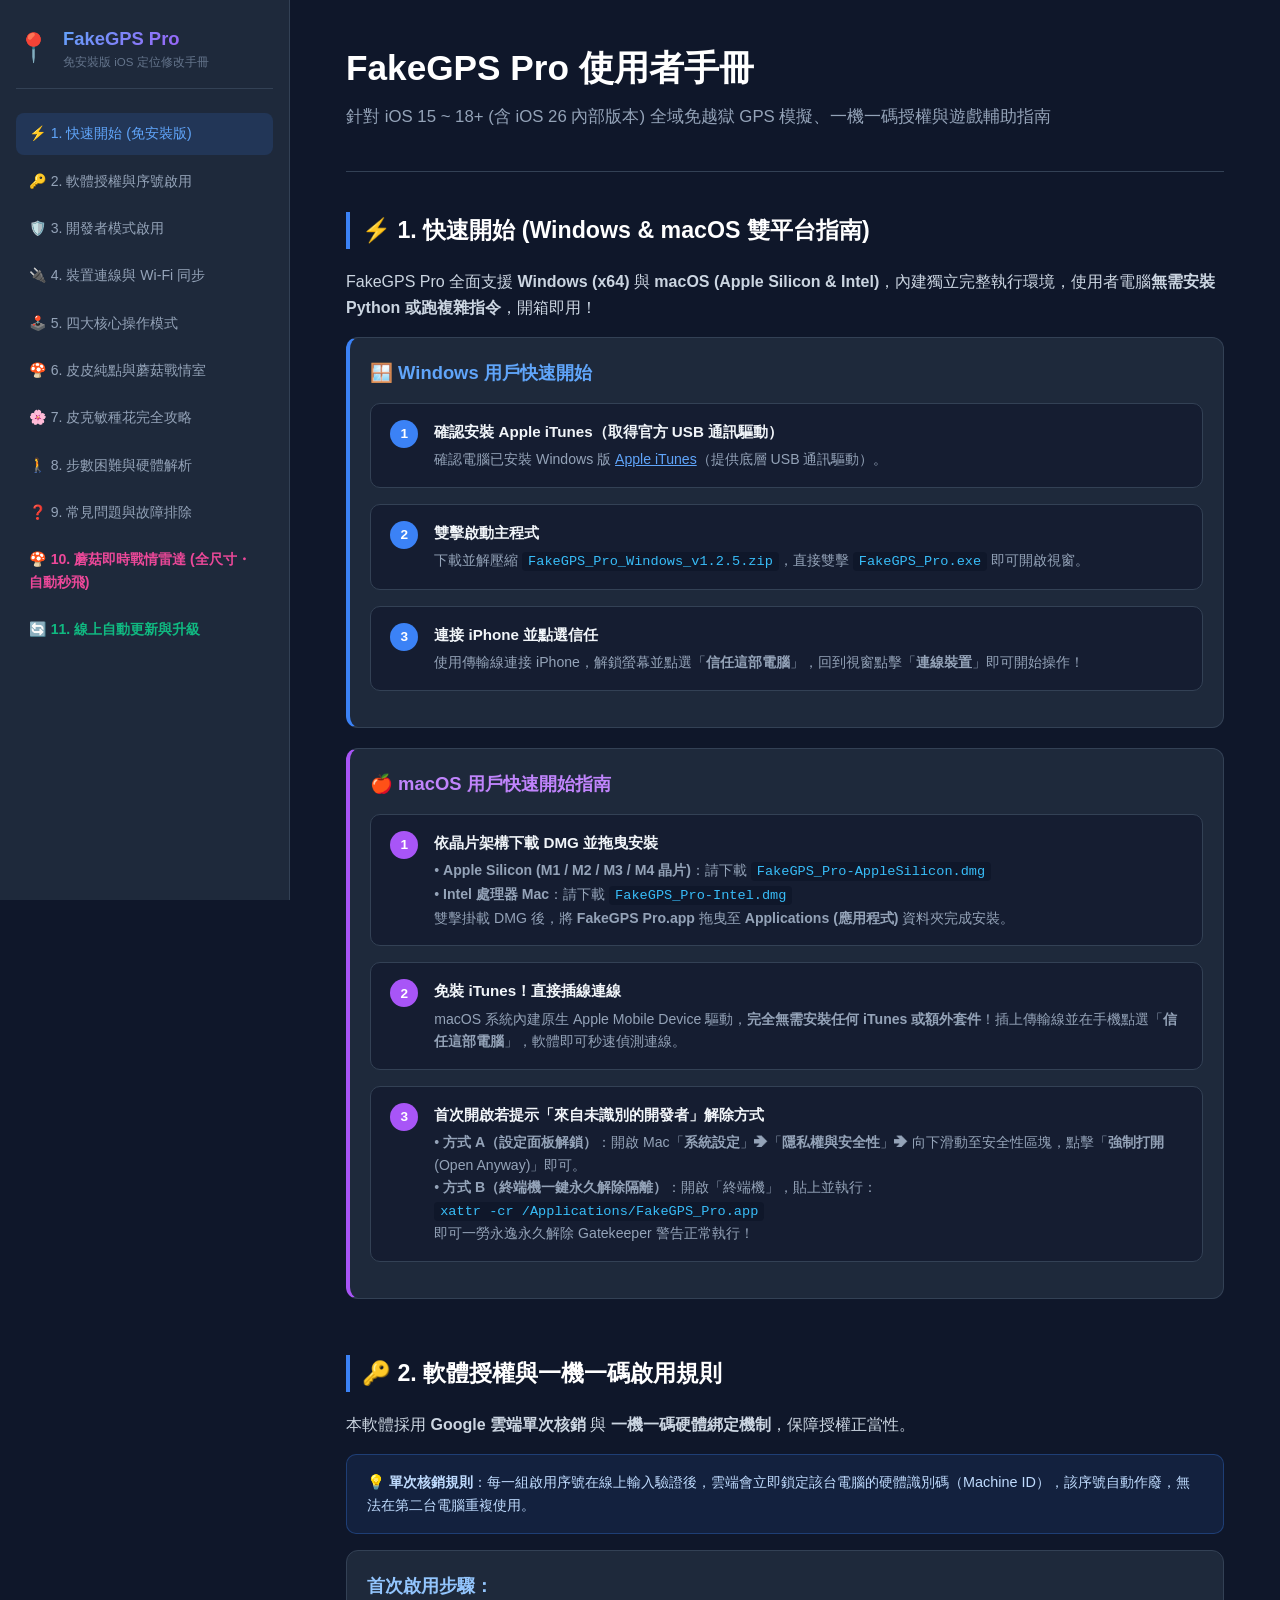
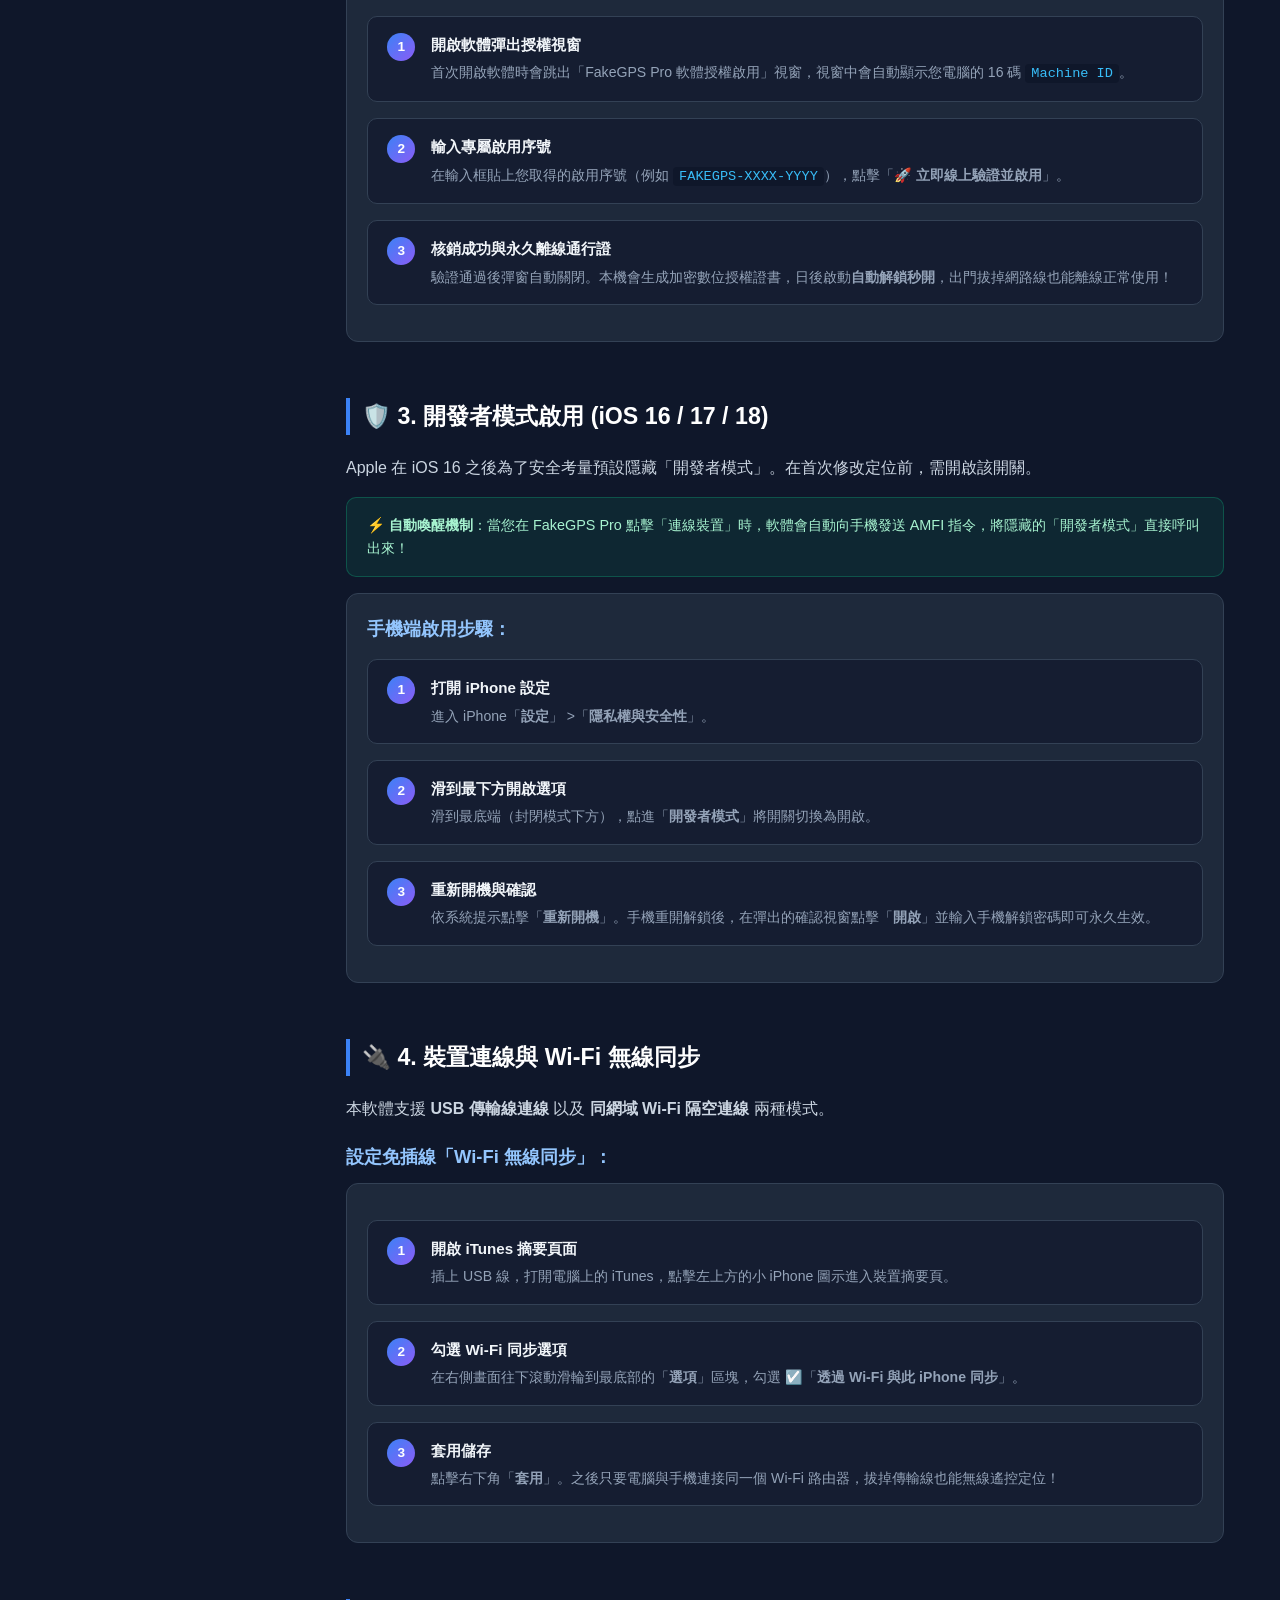
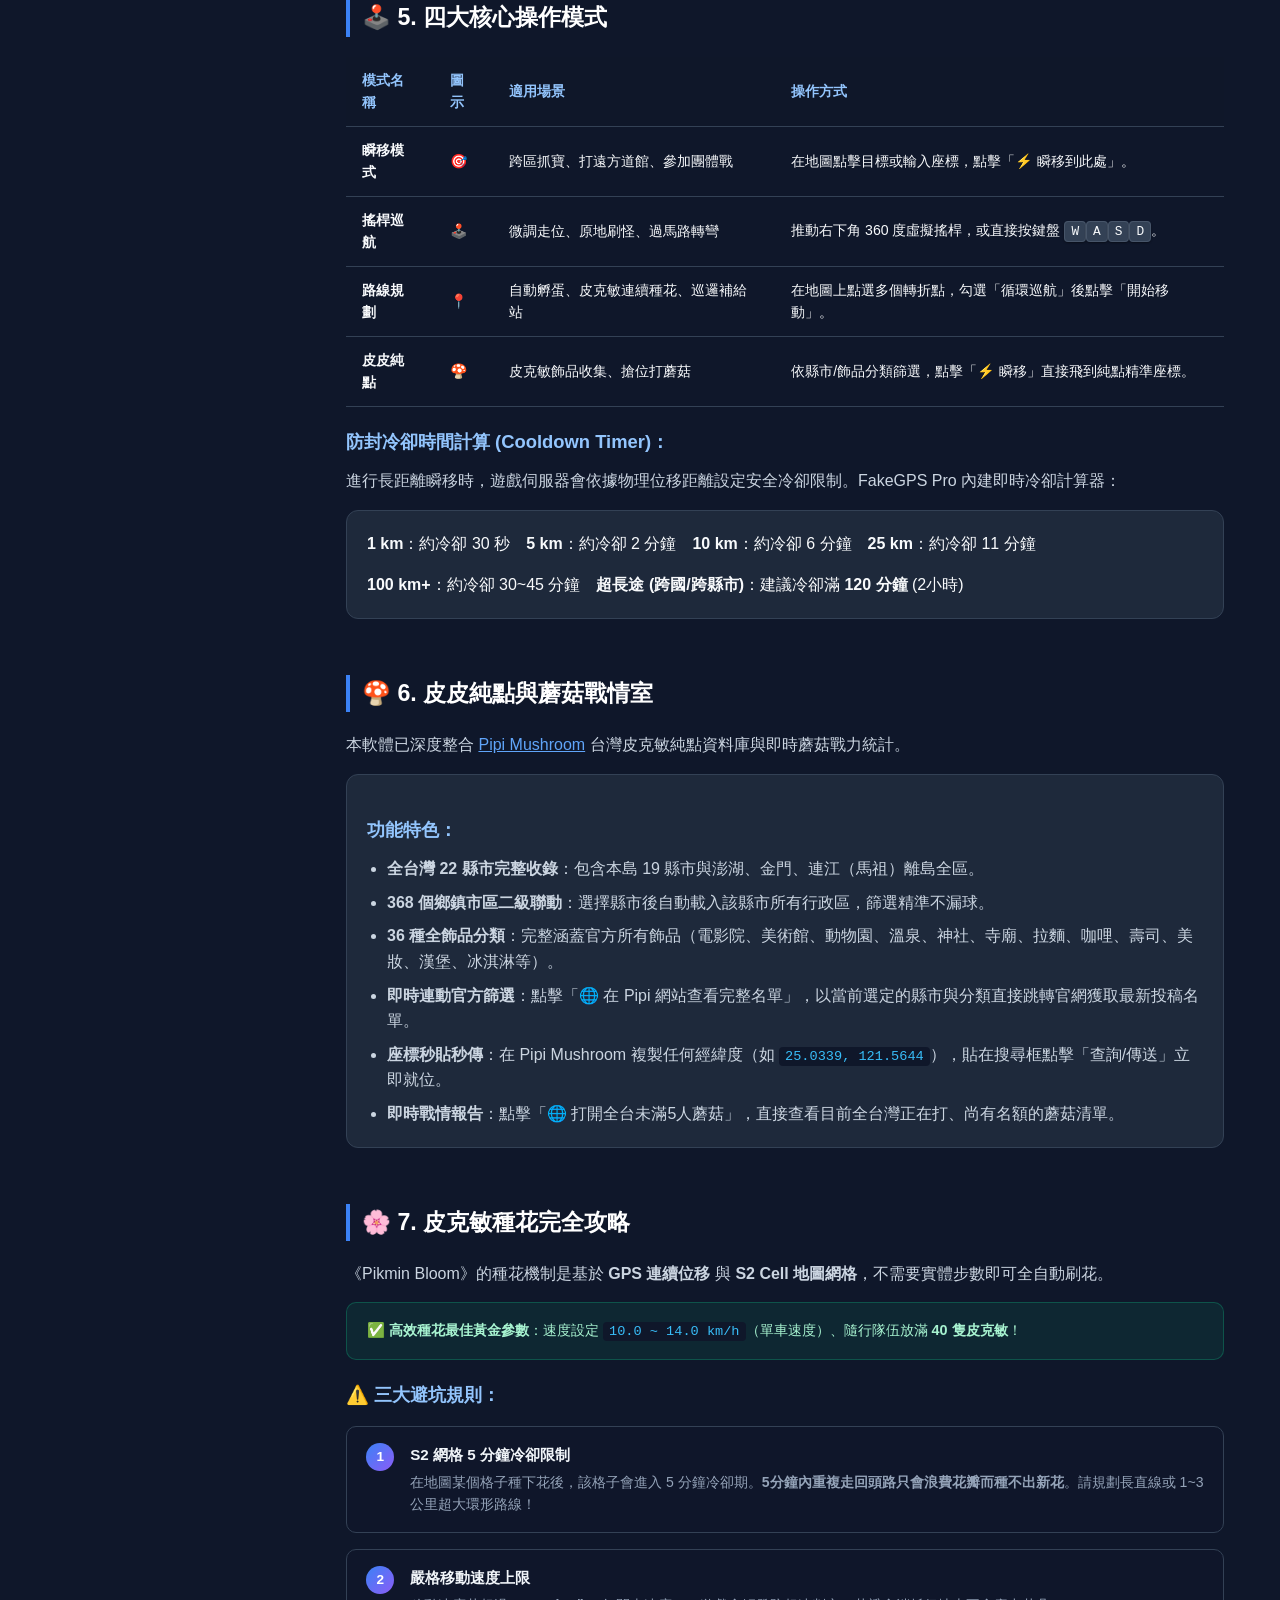
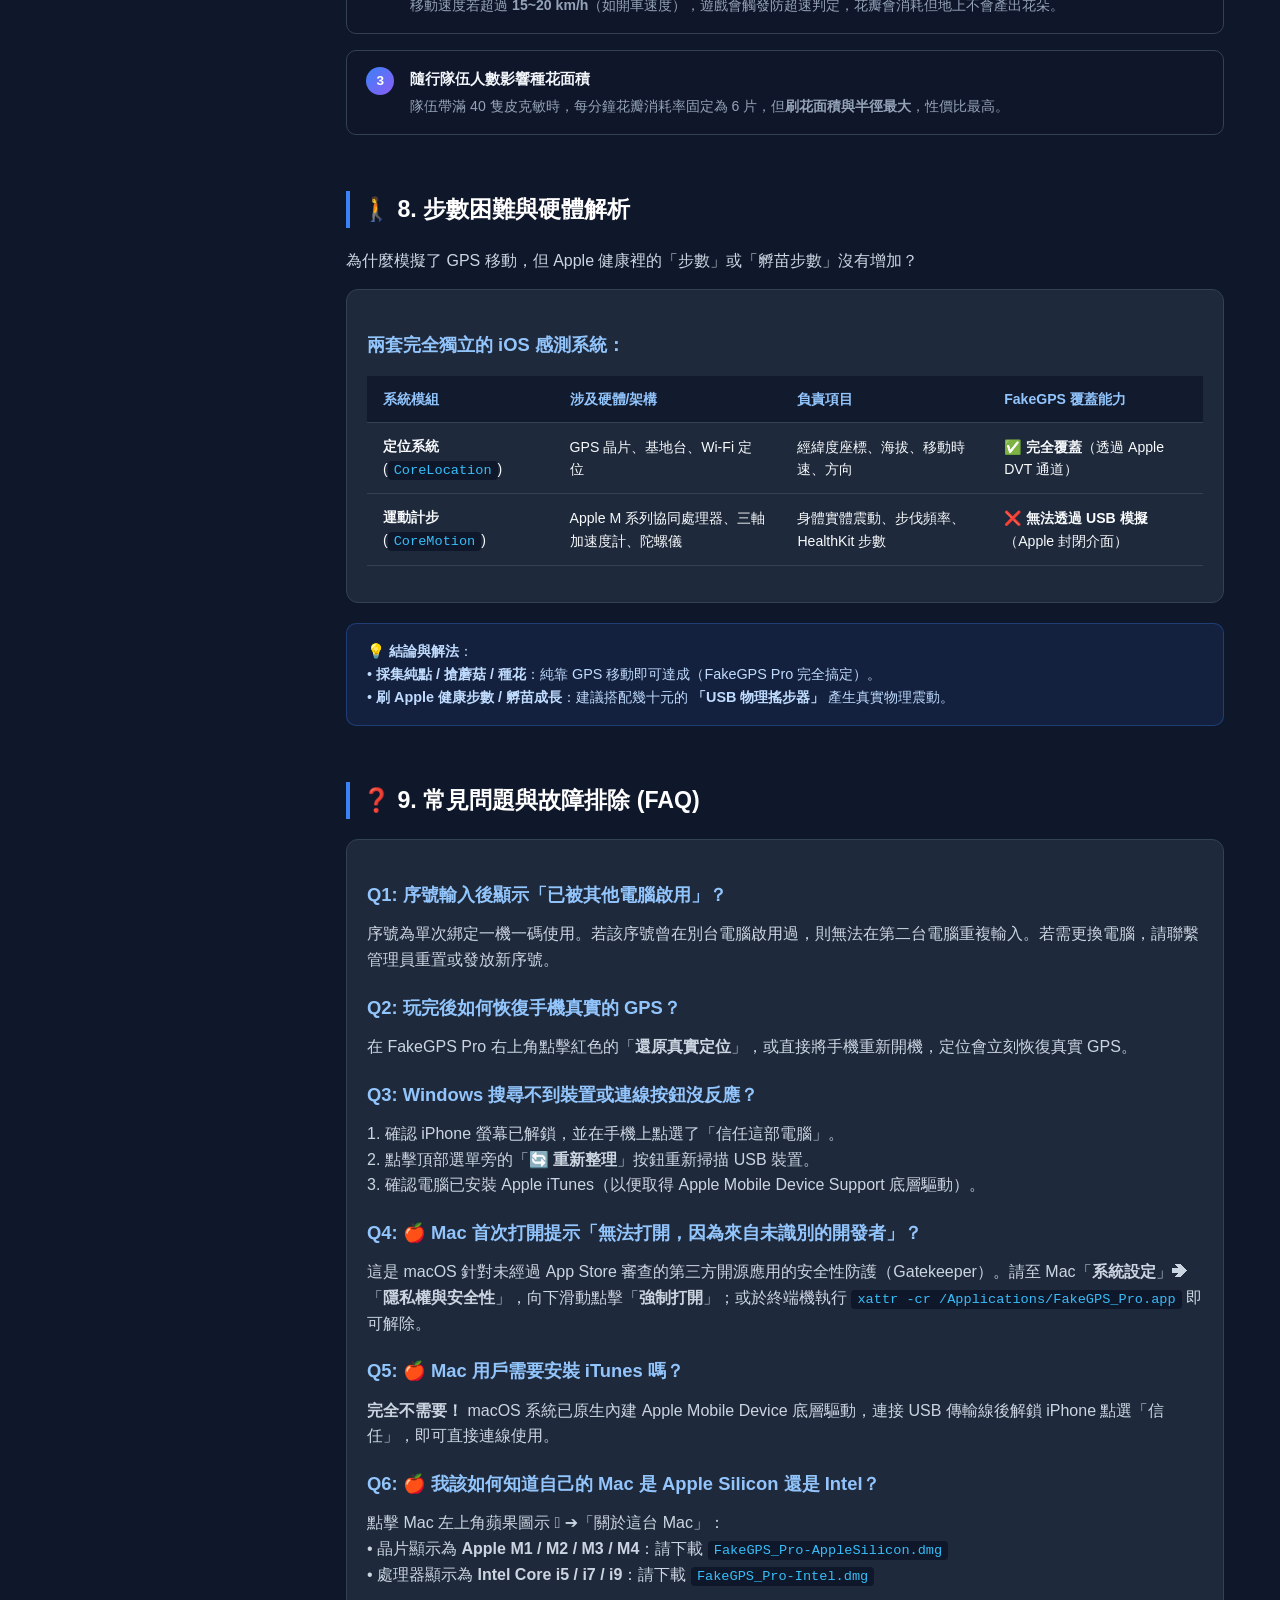
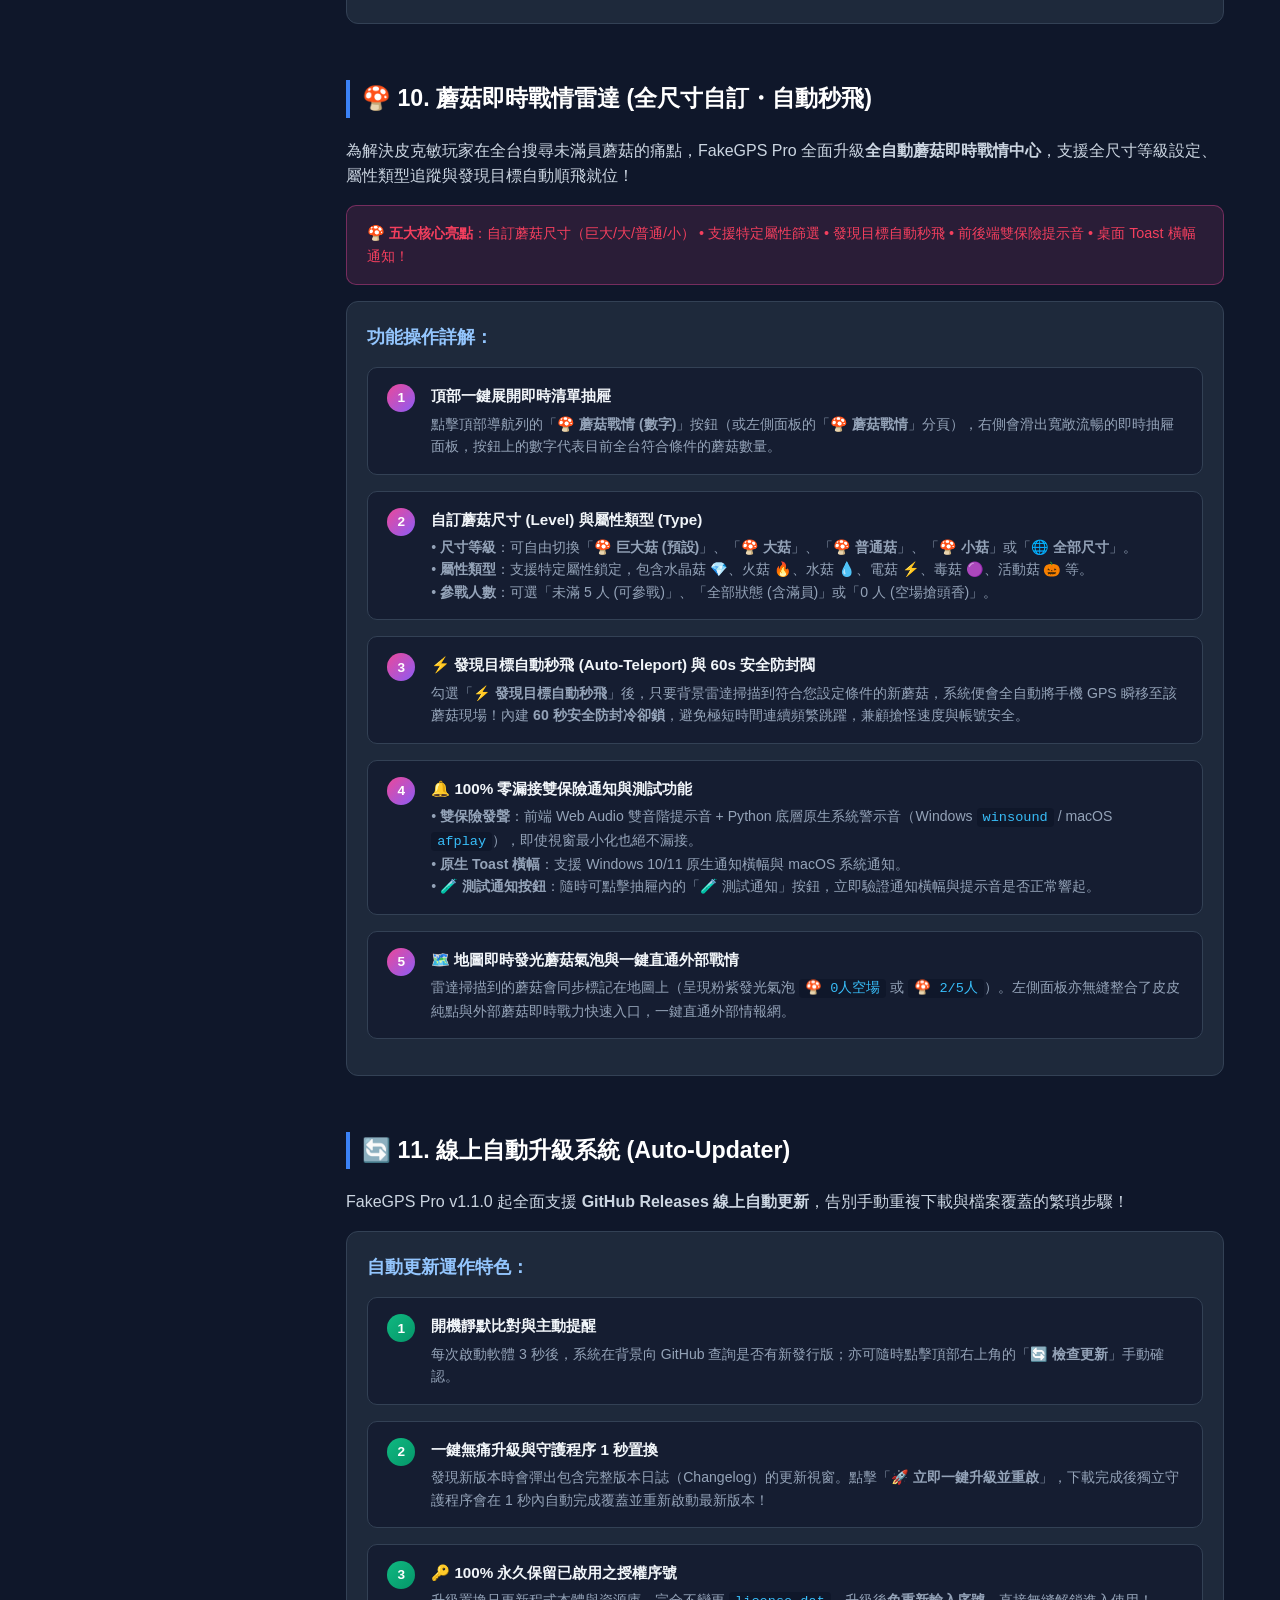
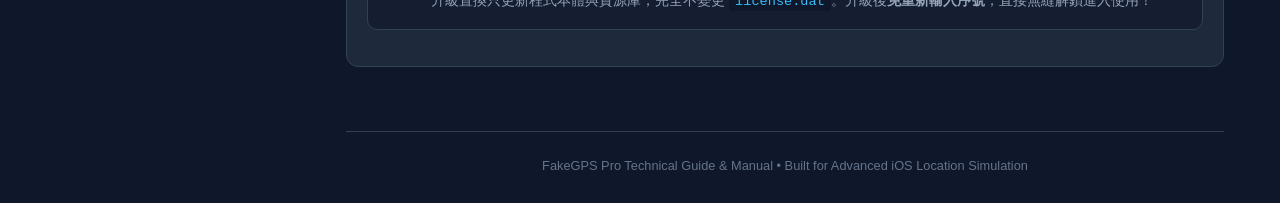
<file: manual.html>
<!DOCTYPE html>
<html lang="zh-TW">
<head>
    <meta charset="UTF-8">
    <meta name="viewport" content="width=device-width, initial-scale=1.0">
    <title>FakeGPS Pro - 完整使用手冊與技術指南</title>
    <style>
        :root {
            --bg-primary: #0f172a;
            --bg-secondary: #1e293b;
            --bg-card: #1e293b;
            --bg-hover: #334155;
            --text-primary: #f8fafc;
            --text-secondary: #94a3b8;
            --text-muted: #64748b;
            --accent-blue: #3b82f6;
            --accent-blue-light: #60a5fa;
            --accent-green: #10b981;
            --accent-amber: #f59e0b;
            --accent-red: #ef4444;
            --accent-purple: #8b5cf6;
            --border-color: #334155;
            --sidebar-width: 290px;
        }

        * {
            box-sizing: border-box;
            margin: 0;
            padding: 0;
        }

        body {
            font-family: -apple-system, BlinkMacSystemFont, "Segoe UI", Roboto, "Helvetica Neue", Arial, "PingFang TC", "Microsoft JhengHei", sans-serif;
            background-color: var(--bg-primary);
            color: var(--text-primary);
            line-height: 1.6;
            display: flex;
            min-height: 100vh;
        }

        /* 側邊導航欄 */
        .sidebar {
            width: var(--sidebar-width);
            background-color: var(--bg-secondary);
            border-right: 1px solid var(--border-color);
            position: fixed;
            top: 0;
            bottom: 0;
            left: 0;
            overflow-y: auto;
            padding: 1.5rem 1rem;
            display: flex;
            flex-direction: column;
            gap: 1.5rem;
            z-index: 100;
        }

        .brand {
            display: flex;
            align-items: center;
            gap: 0.75rem;
            padding-bottom: 1rem;
            border-bottom: 1px solid var(--border-color);
        }

        .brand-icon {
            font-size: 1.75rem;
        }

        .brand-title {
            font-size: 1.15rem;
            font-weight: 700;
            background: linear-gradient(135deg, #60a5fa, #a855f7);
            -webkit-background-clip: text;
            -webkit-text-fill-color: transparent;
        }

        .nav-list {
            list-style: none;
            display: flex;
            flex-direction: column;
            gap: 0.35rem;
        }

        .nav-link {
            display: flex;
            align-items: center;
            gap: 0.6rem;
            padding: 0.6rem 0.8rem;
            color: var(--text-secondary);
            text-decoration: none;
            border-radius: 8px;
            font-size: 0.88rem;
            font-weight: 500;
            transition: all 0.2s;
        }

        .nav-link:hover, .nav-link.active {
            background-color: rgba(59, 130, 246, 0.15);
            color: var(--accent-blue-light);
        }

        /* 主要內容區 */
        .main-content {
            margin-left: var(--sidebar-width);
            flex: 1;
            padding: 2.5rem 3.5rem;
            max-width: 1000px;
        }

        header.doc-header {
            margin-bottom: 2.5rem;
            padding-bottom: 1.5rem;
            border-bottom: 1px solid var(--border-color);
        }

        .doc-title {
            font-size: 2.2rem;
            font-weight: 800;
            margin-bottom: 0.5rem;
            color: #ffffff;
        }

        .doc-subtitle {
            font-size: 1.05rem;
            color: var(--text-secondary);
        }

        /* 章節結構 */
        section {
            margin-bottom: 3.5rem;
            scroll-margin-top: 2rem;
        }

        h2 {
            font-size: 1.45rem;
            font-weight: 700;
            margin-bottom: 1.25rem;
            color: #ffffff;
            display: flex;
            align-items: center;
            gap: 0.5rem;
            border-left: 4px solid var(--accent-blue);
            padding-left: 0.75rem;
        }

        h3 {
            font-size: 1.15rem;
            font-weight: 600;
            margin: 1.25rem 0 0.75rem 0;
            color: #93c5fd;
        }

        p {
            margin-bottom: 1rem;
            color: #cbd5e1;
        }

        /* 資訊卡片與步驟盒 */
        .card {
            background-color: var(--bg-card);
            border: 1px solid var(--border-color);
            border-radius: 12px;
            padding: 1.25rem;
            margin-bottom: 1.25rem;
        }

        .step-list {
            display: flex;
            flex-direction: column;
            gap: 1rem;
            margin: 1rem 0;
        }

        .step-item {
            display: flex;
            gap: 1rem;
            background: rgba(15, 23, 42, 0.6);
            border: 1px solid var(--border-color);
            border-radius: 10px;
            padding: 1rem 1.2rem;
        }

        .step-num {
            background: linear-gradient(135deg, var(--accent-blue), var(--accent-purple));
            color: #fff;
            width: 28px;
            height: 28px;
            border-radius: 50%;
            display: flex;
            align-items: center;
            justify-content: center;
            font-weight: 700;
            font-size: 0.85rem;
            flex-shrink: 0;
        }

        .step-body h4 {
            font-size: 0.95rem;
            font-weight: 600;
            color: #f1f5f9;
            margin-bottom: 0.25rem;
        }

        .step-body p {
            font-size: 0.88rem;
            color: var(--text-secondary);
            margin-bottom: 0;
        }

        /* 警告與提示盒 */
        .alert {
            padding: 1rem 1.25rem;
            border-radius: 10px;
            margin: 1rem 0;
            display: flex;
            gap: 0.75rem;
            font-size: 0.9rem;
        }

        .alert-info {
            background-color: rgba(59, 130, 246, 0.1);
            border: 1px solid rgba(59, 130, 246, 0.3);
            color: #bfdbfe;
        }

        .alert-warning {
            background-color: rgba(245, 158, 11, 0.1);
            border: 1px solid rgba(245, 158, 11, 0.3);
            color: #fde68a;
        }

        .alert-success {
            background-color: rgba(16, 185, 129, 0.1);
            border: 1px solid rgba(16, 185, 129, 0.3);
            color: #a7f3d0;
        }

        /* 表格樣式 */
        table {
            width: 100%;
            border-collapse: collapse;
            margin: 1rem 0;
            font-size: 0.88rem;
        }

        th, td {
            padding: 0.75rem 1rem;
            text-align: left;
            border-bottom: 1px solid var(--border-color);
        }

        th {
            background-color: rgba(15, 23, 42, 0.8);
            color: #93c5fd;
            font-weight: 600;
        }

        tr:hover {
            background-color: rgba(255, 255, 255, 0.02);
        }

        /* 按鍵與代碼 */
        kbd {
            background: #334155;
            color: #f8fafc;
            padding: 2px 6px;
            border-radius: 4px;
            font-family: monospace;
            font-size: 0.8rem;
            border: 1px solid #475569;
            box-shadow: 0 1px 2px rgba(0,0,0,0.4);
        }

        code {
            background: #0f172a;
            color: #38bdf8;
            padding: 2px 6px;
            border-radius: 4px;
            font-family: Consolas, Monaco, monospace;
            font-size: 0.85rem;
        }

        @media (max-width: 860px) {
            body { flex-direction: column; }
            .sidebar { width: 100%; position: relative; height: auto; border-right: none; border-bottom: 1px solid var(--border-color); }
            .main-content { margin-left: 0; padding: 1.5rem; }
        }
    </style>
</head>
<body>

    <!-- 左側導覽列 -->
    <nav class="sidebar">
        <div class="brand">
            <span class="brand-icon">📍</span>
            <div>
                <div class="brand-title">FakeGPS Pro</div>
                <div style="font-size: 0.72rem; color: var(--text-muted);">免安裝版 iOS 定位修改手冊</div>
            </div>
        </div>

        <ul class="nav-list">
            <li><a href="#quick-start" class="nav-link active">⚡ 1. 快速開始 (免安裝版)</a></li>
            <li><a href="#license" class="nav-link">🔑 2. 軟體授權與序號啟用</a></li>
            <li><a href="#dev-mode" class="nav-link">🛡️ 3. 開發者模式啟用</a></li>
            <li><a href="#connection" class="nav-link">🔌 4. 裝置連線與 Wi-Fi 同步</a></li>
            <li><a href="#features" class="nav-link">🕹️ 5. 四大核心操作模式</a></li>
            <li><a href="#pipi" class="nav-link">🍄 6. 皮皮純點與蘑菇戰情室</a></li>
            <li><a href="#flower-rules" class="nav-link">🌸 7. 皮克敏種花完全攻略</a></li>
            <li><a href="#steps-vs-gps" class="nav-link">🚶 8. 步數困難與硬體解析</a></li>
            <li><a href="#faq" class="nav-link">❓ 9. 常見問題與故障排除</a></li>
            <li><a href="#radar" class="nav-link" style="color: #ec4899; font-weight: 600;">🍄 10. 蘑菇即時戰情雷達 (全尺寸・自動秒飛)</a></li>
            <li><a href="#auto-updater" class="nav-link" style="color: #10b981; font-weight: 600;">🔄 11. 線上自動更新與升級</a></li>
        </ul>
    </nav>

    <!-- 主內容區 -->
    <main class="main-content">
        <header class="doc-header">
            <h1 class="doc-title">FakeGPS Pro 使用者手冊</h1>
            <p class="doc-subtitle">針對 iOS 15 ~ 18+ (含 iOS 26 內部版本) 全域免越獄 GPS 模擬、一機一碼授權與遊戲輔助指南</p>
        </header>

        <!-- 1. 快速開始 (雙平台免安裝版) -->
        <section id="quick-start">
            <h2>⚡ 1. 快速開始 (Windows & macOS 雙平台指南)</h2>
            <p>FakeGPS Pro 全面支援 <b>Windows (x64)</b> 與 <b>macOS (Apple Silicon & Intel)</b>，內建獨立完整執行環境，使用者電腦<b>無需安裝 Python 或跑複雜指令</b>，開箱即用！</p>
            
            <!-- Windows 專區 -->
            <div class="card" style="margin-top: 1rem; border-left: 4px solid #3b82f6;">
                <h3 style="margin-top: 0; color: #60a5fa;">🪟 Windows 用戶快速開始</h3>
                <div class="step-list">
                    <div class="step-item">
                        <div class="step-num" style="background: #3b82f6;">1</div>
                        <div class="step-body">
                            <h4>確認安裝 Apple iTunes（取得官方 USB 通訊驅動）</h4>
                            <p>確認電腦已安裝 Windows 版 <a href="https://www.apple.com/itunes/" target="_blank" style="color: #60a5fa;">Apple iTunes</a>（提供底層 USB 通訊驅動）。</p>
                        </div>
                    </div>
                    <div class="step-item">
                        <div class="step-num" style="background: #3b82f6;">2</div>
                        <div class="step-body">
                            <h4>雙擊啟動主程式</h4>
                            <p>下載並解壓縮 <code>FakeGPS_Pro_Windows_v1.2.5.zip</code>，直接雙擊 <code>FakeGPS_Pro.exe</code> 即可開啟視窗。</p>
                        </div>
                    </div>
                    <div class="step-item">
                        <div class="step-num" style="background: #3b82f6;">3</div>
                        <div class="step-body">
                            <h4>連接 iPhone 並點選信任</h4>
                            <p>使用傳輸線連接 iPhone，解鎖螢幕並點選「<b>信任這部電腦</b>」，回到視窗點擊「<b>連線裝置</b>」即可開始操作！</p>
                        </div>
                    </div>
                </div>
            </div>

            <!-- macOS 專區 -->
            <div class="card" style="margin-top: 1.25rem; border-left: 4px solid #a855f7;">
                <h3 style="margin-top: 0; color: #c084fc;">🍎 macOS 用戶快速開始指南</h3>
                <div class="step-list">
                    <div class="step-item">
                        <div class="step-num" style="background: #a855f7;">1</div>
                        <div class="step-body">
                            <h4>依晶片架構下載 DMG 並拖曳安裝</h4>
                            <p>
                                • <b>Apple Silicon (M1 / M2 / M3 / M4 晶片)</b>：請下載 <code>FakeGPS_Pro-AppleSilicon.dmg</code><br>
                                • <b>Intel 處理器 Mac</b>：請下載 <code>FakeGPS_Pro-Intel.dmg</code><br>
                                雙擊掛載 DMG 後，將 <b>FakeGPS Pro.app</b> 拖曳至 <b>Applications (應用程式)</b> 資料夾完成安裝。
                            </p>
                        </div>
                    </div>
                    <div class="step-item">
                        <div class="step-num" style="background: #a855f7;">2</div>
                        <div class="step-body">
                            <h4>免裝 iTunes！直接插線連線</h4>
                            <p>macOS 系統內建原生 Apple Mobile Device 驅動，<b>完全無需安裝任何 iTunes 或額外套件</b>！插上傳輸線並在手機點選「<b>信任這部電腦</b>」，軟體即可秒速偵測連線。</p>
                        </div>
                    </div>
                    <div class="step-item">
                        <div class="step-num" style="background: #a855f7;">3</div>
                        <div class="step-body">
                            <h4>首次開啟若提示「來自未識別的開發者」解除方式</h4>
                            <p>
                                • <b>方式 A（設定面板解鎖）</b>：開啟 Mac「<b>系統設定</b>」➔「<b>隱私權與安全性</b>」➔ 向下滑動至安全性區塊，點擊「<b>強制打開</b> (Open Anyway)」即可。<br>
                                • <b>方式 B（終端機一鍵永久解除隔離）</b>：開啟「終端機」，貼上並執行：<br>
                                <code>xattr -cr /Applications/FakeGPS_Pro.app</code><br>
                                即可一勞永逸永久解除 Gatekeeper 警告正常執行！
                            </p>
                        </div>
                    </div>
                </div>
            </div>
        </section>

        <!-- 2. 軟體授權與序號啟用 -->
        <section id="license">
            <h2>🔑 2. 軟體授權與一機一碼啟用規則</h2>
            <p>本軟體採用 <b>Google 雲端單次核銷</b> 與 <b>一機一碼硬體綁定機制</b>，保障授權正當性。</p>

            <div class="alert alert-info">
                <span>💡 <b>單次核銷規則</b>：每一組啟用序號在線上輸入驗證後，雲端會立即鎖定該台電腦的硬體識別碼（Machine ID），該序號自動作廢，無法在第二台電腦重複使用。</span>
            </div>

            <div class="card">
                <h3 style="margin-top: 0;">首次啟用步驟：</h3>
                <div class="step-list">
                    <div class="step-item">
                        <div class="step-num">1</div>
                        <div class="step-body">
                            <h4>開啟軟體彈出授權視窗</h4>
                            <p>首次開啟軟體時會跳出「FakeGPS Pro 軟體授權啟用」視窗，視窗中會自動顯示您電腦的 16 碼 <code>Machine ID</code>。</p>
                        </div>
                    </div>
                    <div class="step-item">
                        <div class="step-num">2</div>
                        <div class="step-body">
                            <h4>輸入專屬啟用序號</h4>
                            <p>在輸入框貼上您取得的啟用序號（例如 <code>FAKEGPS-XXXX-YYYY</code>），點擊「<b>🚀 立即線上驗證並啟用</b>」。</p>
                        </div>
                    </div>
                    <div class="step-item">
                        <div class="step-num">3</div>
                        <div class="step-body">
                            <h4>核銷成功與永久離線通行證</h4>
                            <p>驗證通過後彈窗自動關閉。本機會生成加密數位授權證書，日後啟動<b>自動解鎖秒開</b>，出門拔掉網路線也能離線正常使用！</p>
                        </div>
                    </div>
                </div>
            </div>
        </section>

        <!-- 3. 開發者模式啟用 -->
        <section id="dev-mode">
            <h2>🛡️ 3. 開發者模式啟用 (iOS 16 / 17 / 18)</h2>
            <p>Apple 在 iOS 16 之後為了安全考量預設隱藏「開發者模式」。在首次修改定位前，需開啟該開關。</p>

            <div class="alert alert-success">
                <span>⚡ <b>自動喚醒機制</b>：當您在 FakeGPS Pro 點擊「連線裝置」時，軟體會自動向手機發送 AMFI 指令，將隱藏的「開發者模式」直接呼叫出來！</span>
            </div>

            <div class="card">
                <h3 style="margin-top: 0;">手機端啟用步驟：</h3>
                <div class="step-list">
                    <div class="step-item">
                        <div class="step-num">1</div>
                        <div class="step-body">
                            <h4>打開 iPhone 設定</h4>
                            <p>進入 iPhone「<b>設定</b>」 >「<b>隱私權與安全性</b>」。</p>
                        </div>
                    </div>
                    <div class="step-item">
                        <div class="step-num">2</div>
                        <div class="step-body">
                            <h4>滑到最下方開啟選項</h4>
                            <p>滑到最底端（封閉模式下方），點進「<b>開發者模式</b>」將開關切換為開啟。</p>
                        </div>
                    </div>
                    <div class="step-item">
                        <div class="step-num">3</div>
                        <div class="step-body">
                            <h4>重新開機與確認</h4>
                            <p>依系統提示點擊「<b>重新開機</b>」。手機重開解鎖後，在彈出的確認視窗點擊「<b>開啟</b>」並輸入手機解鎖密碼即可永久生效。</p>
                        </div>
                    </div>
                </div>
            </div>
        </section>

        <!-- 4. 裝置連線與 Wi-Fi 同步 -->
        <section id="connection">
            <h2>🔌 4. 裝置連線與 Wi-Fi 無線同步</h2>
            <p>本軟體支援 <b>USB 傳輸線連線</b> 以及 <b>同網域 Wi-Fi 隔空連線</b> 兩種模式。</p>

            <h3>設定免插線「Wi-Fi 無線同步」：</h3>
            <div class="card">
                <div class="step-list">
                    <div class="step-item">
                        <div class="step-num">1</div>
                        <div class="step-body">
                            <h4>開啟 iTunes 摘要頁面</h4>
                            <p>插上 USB 線，打開電腦上的 iTunes，點擊左上方的小 iPhone 圖示進入裝置摘要頁。</p>
                        </div>
                    </div>
                    <div class="step-item">
                        <div class="step-num">2</div>
                        <div class="step-body">
                            <h4>勾選 Wi-Fi 同步選項</h4>
                            <p>在右側畫面往下滾動滑輪到最底部的「<b>選項</b>」區塊，勾選 ☑️「<b>透過 Wi-Fi 與此 iPhone 同步</b>」。</p>
                        </div>
                    </div>
                    <div class="step-item">
                        <div class="step-num">3</div>
                        <div class="step-body">
                            <h4>套用儲存</h4>
                            <p>點擊右下角「<b>套用</b>」。之後只要電腦與手機連接同一個 Wi-Fi 路由器，拔掉傳輸線也能無線遙控定位！</p>
                        </div>
                    </div>
                </div>
            </div>
        </section>

        <!-- 5. 四大核心操作模式 -->
        <section id="features">
            <h2>🕹️ 5. 四大核心操作模式</h2>

            <table>
                <thead>
                    <tr>
                        <th>模式名稱</th>
                        <th>圖示</th>
                        <th>適用場景</th>
                        <th>操作方式</th>
                    </tr>
                </thead>
                <tbody>
                    <tr>
                        <td><b>瞬移模式</b></td>
                        <td>🎯</td>
                        <td>跨區抓寶、打遠方道館、參加團體戰</td>
                        <td>在地圖點擊目標或輸入座標，點擊「⚡ 瞬移到此處」。</td>
                    </tr>
                    <tr>
                        <td><b>搖桿巡航</b></td>
                        <td>🕹️</td>
                        <td>微調走位、原地刷怪、過馬路轉彎</td>
                        <td>推動右下角 360 度虛擬搖桿，或直接按鍵盤 <kbd>W</kbd><kbd>A</kbd><kbd>S</kbd><kbd>D</kbd>。</td>
                    </tr>
                    <tr>
                        <td><b>路線規劃</b></td>
                        <td>📍</td>
                        <td>自動孵蛋、皮克敏連續種花、巡邏補給站</td>
                        <td>在地圖上點選多個轉折點，勾選「循環巡航」後點擊「開始移動」。</td>
                    </tr>
                    <tr>
                        <td><b>皮皮純點</b></td>
                        <td>🍄</td>
                        <td>皮克敏飾品收集、搶位打蘑菇</td>
                        <td>依縣市/飾品分類篩選，點擊「⚡ 瞬移」直接飛到純點精準座標。</td>
                    </tr>
                </tbody>
            </table>

            <h3>防封冷卻時間計算 (Cooldown Timer)：</h3>
            <p>進行長距離瞬移時，遊戲伺服器會依據物理位移距離設定安全冷卻限制。FakeGPS Pro 內建即時冷卻計算器：</p>
            <div class="card" style="display: flex; gap: 1rem; flex-wrap: wrap;">
                <div><b>1 km</b>：約冷卻 30 秒</div>
                <div><b>5 km</b>：約冷卻 2 分鐘</div>
                <div><b>10 km</b>：約冷卻 6 分鐘</div>
                <div><b>25 km</b>：約冷卻 11 分鐘</div>
                <div><b>100 km+</b>：約冷卻 30~45 分鐘</div>
                <div><b>超長途 (跨國/跨縣市)</b>：建議冷卻滿 <b>120 分鐘</b> (2小時)</div>
            </div>
        </section>

        <!-- 6. 皮皮純點與蘑菇戰情室 -->
        <section id="pipi">
            <h2>🍄 6. 皮皮純點與蘑菇戰情室</h2>
            <p>本軟體已深度整合 <a href="https://pipimushroom.com/" target="_blank" style="color: #60a5fa;">Pipi Mushroom</a> 台灣皮克敏純點資料庫與即時蘑菇戰力統計。</p>

            <div class="card">
                <h3>功能特色：</h3>
                <ul style="margin-left: 1.25rem; color: #cbd5e1; display: flex; flex-direction: column; gap: 0.5rem;">
                    <li><b>全台灣 22 縣市完整收錄</b>：包含本島 19 縣市與澎湖、金門、連江（馬祖）離島全區。</li>
                    <li><b>368 個鄉鎮市區二級聯動</b>：選擇縣市後自動載入該縣市所有行政區，篩選精準不漏球。</li>
                    <li><b>36 種全飾品分類</b>：完整涵蓋官方所有飾品（電影院、美術館、動物園、溫泉、神社、寺廟、拉麵、咖哩、壽司、美妝、漢堡、冰淇淋等）。</li>
                    <li><b>即時連動官方篩選</b>：點擊「🌐 在 Pipi 網站查看完整名單」，以當前選定的縣市與分類直接跳轉官網獲取最新投稿名單。</li>
                    <li><b>座標秒貼秒傳</b>：在 Pipi Mushroom 複製任何經緯度（如 <code>25.0339, 121.5644</code>），貼在搜尋框點擊「查詢/傳送」立即就位。</li>
                    <li><b>即時戰情報告</b>：點擊「🌐 打開全台未滿5人蘑菇」，直接查看目前全台灣正在打、尚有名額的蘑菇清單。</li>
                </ul>
            </div>
        </section>

        <!-- 7. 皮克敏種花完全攻略 -->
        <section id="flower-rules">
            <h2>🌸 7. 皮克敏種花完全攻略</h2>
            <p>《Pikmin Bloom》的種花機制是基於 <b>GPS 連續位移</b> 與 <b>S2 Cell 地圖網格</b>，不需要實體步數即可全自動刷花。</p>

            <div class="alert alert-success">
                <span>✅ <b>高效種花最佳黃金參數</b>：速度設定 <code>10.0 ~ 14.0 km/h</code>（單車速度）、隨行隊伍放滿 <b>40 隻皮克敏</b>！</span>
            </div>

            <h3>⚠️ 三大避坑規則：</h3>
            <div class="step-list">
                <div class="step-item">
                    <div class="step-num">1</div>
                    <div class="step-body">
                        <h4>S2 網格 5 分鐘冷卻限制</h4>
                        <p>在地圖某個格子種下花後，該格子會進入 5 分鐘冷卻期。<b>5分鐘內重複走回頭路只會浪費花瓣而種不出新花</b>。請規劃長直線或 1~3 公里超大環形路線！</p>
                    </div>
                </div>
                <div class="step-item">
                    <div class="step-num">2</div>
                    <div class="step-body">
                        <h4>嚴格移動速度上限</h4>
                        <p>移動速度若超過 <b>15~20 km/h</b>（如開車速度），遊戲會觸發防超速判定，花瓣會消耗但地上不會產出花朵。</p>
                    </div>
                </div>
                <div class="step-item">
                    <div class="step-num">3</div>
                    <div class="step-body">
                        <h4>隨行隊伍人數影響種花面積</h4>
                        <p>隊伍帶滿 40 隻皮克敏時，每分鐘花瓣消耗率固定為 6 片，但<b>刷花面積與半徑最大</b>，性價比最高。</p>
                    </div>
                </div>
            </div>
        </section>

        <!-- 8. 步數困難與硬體解析 -->
        <section id="steps-vs-gps">
            <h2>🚶 8. 步數困難與硬體解析</h2>
            <p>為什麼模擬了 GPS 移動，但 Apple 健康裡的「步數」或「孵苗步數」沒有增加？</p>

            <div class="card">
                <h3>兩套完全獨立的 iOS 感測系統：</h3>
                <table>
                    <thead>
                        <tr>
                            <th>系統模組</th>
                            <th>涉及硬體/架構</th>
                            <th>負責項目</th>
                            <th>FakeGPS 覆蓋能力</th>
                        </tr>
                    </thead>
                    <tbody>
                        <tr>
                            <td><b>定位系統</b> (<code>CoreLocation</code>)</td>
                            <td>GPS 晶片、基地台、Wi-Fi 定位</td>
                            <td>經緯度座標、海拔、移動時速、方向</td>
                            <td>✅ <b>完全覆蓋</b>（透過 Apple DVT 通道）</td>
                        </tr>
                        <tr>
                            <td><b>運動計步</b> (<code>CoreMotion</code>)</td>
                            <td>Apple M 系列協同處理器、三軸加速度計、陀螺儀</td>
                            <td>身體實體震動、步伐頻率、HealthKit 步數</td>
                            <td>❌ <b>無法透過 USB 模擬</b>（Apple 封閉介面）</td>
                        </tr>
                    </tbody>
                </table>
            </div>

            <div class="alert alert-info">
                <span>💡 <b>結論與解法</b>：
                <br>• <b>採集純點 / 搶蘑菇 / 種花</b>：純靠 GPS 移動即可達成（FakeGPS Pro 完全搞定）。
                <br>• <b>刷 Apple 健康步數 / 孵苗成長</b>：建議搭配幾十元的 <b>「USB 物理搖步器」</b> 產生真實物理震動。</span>
            </div>
        </section>

        <!-- 9. 常見問題與故障排除 -->
        <section id="faq">
            <h2>❓ 9. 常見問題與故障排除 (FAQ)</h2>

            <div class="card">
                <h3>Q1: 序號輸入後顯示「已被其他電腦啟用」？</h3>
                <p>序號為單次綁定一機一碼使用。若該序號曾在別台電腦啟用過，則無法在第二台電腦重複輸入。若需更換電腦，請聯繫管理員重置或發放新序號。</p>

                <h3>Q2: 玩完後如何恢復手機真實的 GPS？</h3>
                <p>在 FakeGPS Pro 右上角點擊紅色的「<b>還原真實定位</b>」，或直接將手機重新開機，定位會立刻恢復真實 GPS。</p>

                <h3>Q3: Windows 搜尋不到裝置或連線按鈕沒反應？</h3>
                <p>1. 確認 iPhone 螢幕已解鎖，並在手機上點選了「信任這部電腦」。<br>
                2. 點擊頂部選單旁的「<b>🔄 重新整理</b>」按鈕重新掃描 USB 裝置。<br>
                3. 確認電腦已安裝 Apple iTunes（以便取得 Apple Mobile Device Support 底層驅動）。</p>

                <h3>Q4: 🍎 Mac 首次打開提示「無法打開，因為來自未識別的開發者」？</h3>
                <p>這是 macOS 針對未經過 App Store 審查的第三方開源應用的安全性防護（Gatekeeper）。請至 Mac「<b>系統設定</b>」➔「<b>隱私權與安全性</b>」，向下滑動點擊「<b>強制打開</b>」；或於終端機執行 <code>xattr -cr /Applications/FakeGPS_Pro.app</code> 即可解除。</p>

                <h3>Q5: 🍎 Mac 用戶需要安裝 iTunes 嗎？</h3>
                <p><b>完全不需要！</b> macOS 系統已原生內建 Apple Mobile Device 底層驅動，連接 USB 傳輸線後解鎖 iPhone 點選「信任」，即可直接連線使用。</p>

                <h3>Q6: 🍎 我該如何知道自己的 Mac 是 Apple Silicon 還是 Intel？</h3>
                <p>點擊 Mac 左上角蘋果圖示  ➔「關於這台 Mac」：<br>
                • 晶片顯示為 <b>Apple M1 / M2 / M3 / M4</b>：請下載 <code>FakeGPS_Pro-AppleSilicon.dmg</code><br>
                • 處理器顯示為 <b>Intel Core i5 / i7 / i9</b>：請下載 <code>FakeGPS_Pro-Intel.dmg</code></p>
            </div>
        </section>

        
        <!-- 10. 蘑菇即時戰情雷達 -->
        <section id="radar">
            <h2>🍄 10. 蘑菇即時戰情雷達 (全尺寸自訂・自動秒飛)</h2>
            <p>為解決皮克敏玩家在全台搜尋未滿員蘑菇的痛點，FakeGPS Pro 全面升級<b>全自動蘑菇即時戰情中心</b>，支援全尺寸等級設定、屬性類型追蹤與發現目標自動順飛就位！</p>

            <div class="alert alert-success" style="background: rgba(236, 72, 153, 0.12); border-color: rgba(236, 72, 153, 0.4); color: #f43f5e;">
                <span>🍄 <b>五大核心亮點</b>：自訂蘑菇尺寸（巨大/大/普通/小） • 支援特定屬性篩選 • 發現目標自動秒飛 • 前後端雙保險提示音 • 桌面 Toast 橫幅通知！</span>
            </div>

            <div class="card">
                <h3 style="margin-top: 0;">功能操作詳解：</h3>
                <div class="step-list">
                    <div class="step-item">
                        <div class="step-num" style="background: linear-gradient(135deg, #ec4899, #8b5cf6);">1</div>
                        <div class="step-body">
                            <h4>頂部一鍵展開即時清單抽屜</h4>
                            <p>點擊頂部導航列的「<b>🍄 蘑菇戰情 (數字)</b>」按鈕（或左側面板的「<b>🍄 蘑菇戰情</b>」分頁），右側會滑出寬敞流暢的即時抽屜面板，按鈕上的數字代表目前全台符合條件的蘑菇數量。</p>
                        </div>
                    </div>
                    <div class="step-item">
                        <div class="step-num" style="background: linear-gradient(135deg, #ec4899, #8b5cf6);">2</div>
                        <div class="step-body">
                            <h4>自訂蘑菇尺寸 (Level) 與屬性類型 (Type)</h4>
                            <p>
                                • <b>尺寸等級</b>：可自由切換「<b>🍄 巨大菇 (預設)</b>」、「<b>🍄 大菇</b>」、「<b>🍄 普通菇</b>」、「<b>🍄 小菇</b>」或「<b>🌐 全部尺寸</b>」。<br>
                                • <b>屬性類型</b>：支援特定屬性鎖定，包含水晶菇 💎、火菇 🔥、水菇 💧、電菇 ⚡、毒菇 🟣、活動菇 🎃 等。<br>
                                • <b>參戰人數</b>：可選「未滿 5 人 (可參戰)」、「全部狀態 (含滿員)」或「0 人 (空場搶頭香)」。
                            </p>
                        </div>
                    </div>
                    <div class="step-item">
                        <div class="step-num" style="background: linear-gradient(135deg, #ec4899, #8b5cf6);">3</div>
                        <div class="step-body">
                            <h4>⚡ 發現目標自動秒飛 (Auto-Teleport) 與 60s 安全防封閥</h4>
                            <p>勾選「<b>⚡ 發現目標自動秒飛</b>」後，只要背景雷達掃描到符合您設定條件的新蘑菇，系統便會全自動將手機 GPS 瞬移至該蘑菇現場！內建 <b>60 秒安全防封冷卻鎖</b>，避免極短時間連續頻繁跳躍，兼顧搶怪速度與帳號安全。</p>
                        </div>
                    </div>
                    <div class="step-item">
                        <div class="step-num" style="background: linear-gradient(135deg, #ec4899, #8b5cf6);">4</div>
                        <div class="step-body">
                            <h4>🔔 100% 零漏接雙保險通知與測試功能</h4>
                            <p>
                                • <b>雙保險發聲</b>：前端 Web Audio 雙音階提示音 + Python 底層原生系統警示音（Windows <code>winsound</code> / macOS <code>afplay</code>），即使視窗最小化也絕不漏接。<br>
                                • <b>原生 Toast 橫幅</b>：支援 Windows 10/11 原生通知橫幅與 macOS 系統通知。<br>
                                • <b>🧪 測試通知按鈕</b>：隨時可點擊抽屜內的「🧪 測試通知」按鈕，立即驗證通知橫幅與提示音是否正常響起。
                            </p>
                        </div>
                    </div>
                    <div class="step-item">
                        <div class="step-num" style="background: linear-gradient(135deg, #ec4899, #8b5cf6);">5</div>
                        <div class="step-body">
                            <h4>🗺️ 地圖即時發光蘑菇氣泡與一鍵直通外部戰情</h4>
                            <p>雷達掃描到的蘑菇會同步標記在地圖上（呈現粉紫發光氣泡 <code>🍄 0人空場</code> 或 <code>🍄 2/5人</code>）。左側面板亦無縫整合了皮皮純點與外部蘑菇即時戰力快速入口，一鍵直通外部情報網。</p>
                        </div>
                    </div>
                </div>
            </div>
        </section>

        <!-- 11. 線上自動更新系統 -->
        <section id="auto-updater">
            <h2>🔄 11. 線上自動升級系統 (Auto-Updater)</h2>
            <p>FakeGPS Pro v1.1.0 起全面支援 <b>GitHub Releases 線上自動更新</b>，告別手動重複下載與檔案覆蓋的繁瑣步驟！</p>

            <div class="card">
                <h3 style="margin-top: 0;">自動更新運作特色：</h3>
                <div class="step-list">
                    <div class="step-item">
                        <div class="step-num" style="background: linear-gradient(135deg, #10b981, #059669);">1</div>
                        <div class="step-body">
                            <h4>開機靜默比對與主動提醒</h4>
                            <p>每次啟動軟體 3 秒後，系統在背景向 GitHub 查詢是否有新發行版；亦可隨時點擊頂部右上角的「<b>🔄 檢查更新</b>」手動確認。</p>
                        </div>
                    </div>
                    <div class="step-item">
                        <div class="step-num" style="background: linear-gradient(135deg, #10b981, #059669);">2</div>
                        <div class="step-body">
                            <h4>一鍵無痛升級與守護程序 1 秒置換</h4>
                            <p>發現新版本時會彈出包含完整版本日誌（Changelog）的更新視窗。點擊「<b>🚀 立即一鍵升級並重啟</b>」，下載完成後獨立守護程序會在 1 秒內自動完成覆蓋並重新啟動最新版本！</p>
                        </div>
                    </div>
                    <div class="step-item">
                        <div class="step-num" style="background: linear-gradient(135deg, #10b981, #059669);">3</div>
                        <div class="step-body">
                            <h4>🔑 100% 永久保留已啟用之授權序號</h4>
                            <p>升級置換只更新程式本體與資源庫，完全不變更 <code>license.dat</code>。升級後<b>免重新輸入序號</b>，直接無縫解鎖進入使用！</p>
                        </div>
                    </div>
                </div>
            </div>
        </section>

        <footer style="margin-top: 4rem; padding-top: 1.5rem; border-top: 1px solid var(--border-color); color: var(--text-muted); font-size: 0.8rem; text-align: center;">
            FakeGPS Pro Technical Guide & Manual • Built for Advanced iOS Location Simulation
        </footer>
    </main>

    <script>
        // 側邊欄滾動監聽平滑捲動
        document.querySelectorAll('.nav-link').forEach(link => {
            link.addEventListener('click', function(e) {
                document.querySelectorAll('.nav-link').forEach(l => l.classList.remove('active'));
                this.classList.add('active');
            });
        });
    </script>
</body>
</html>
</file>
